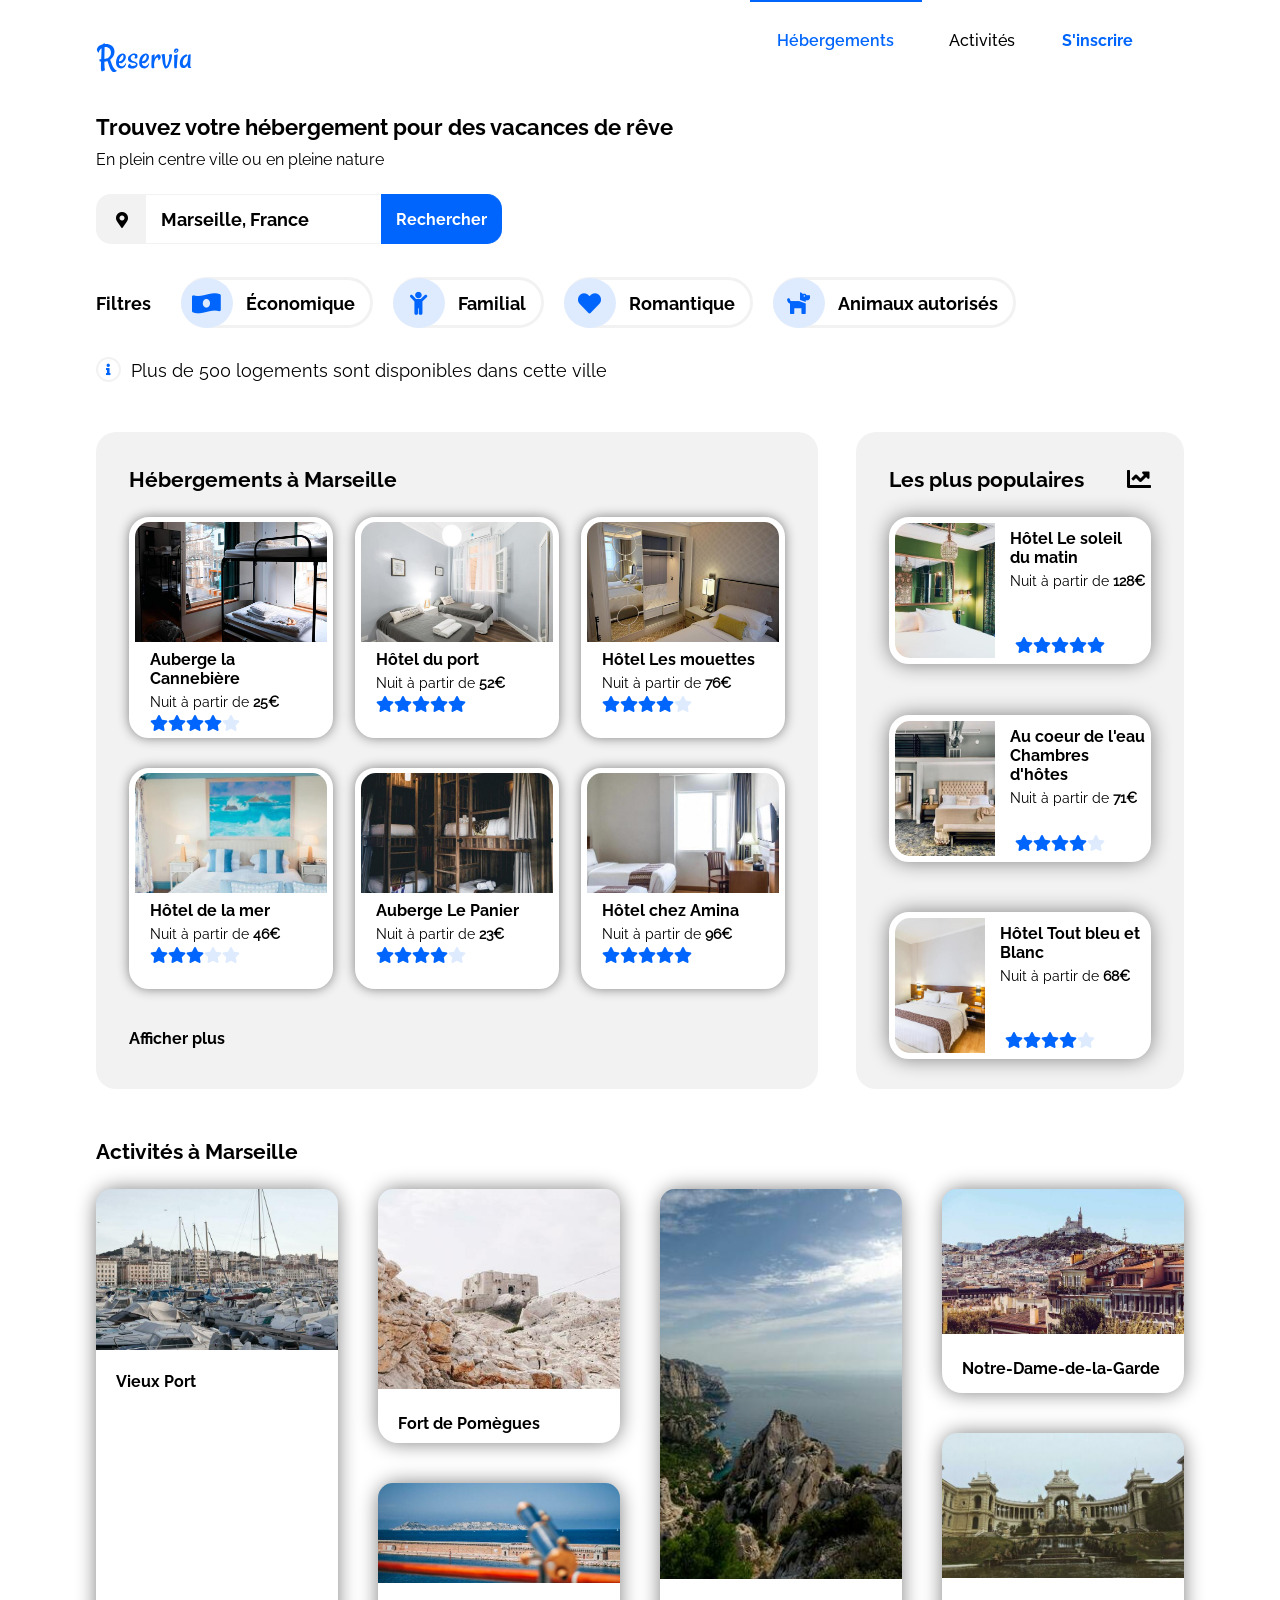
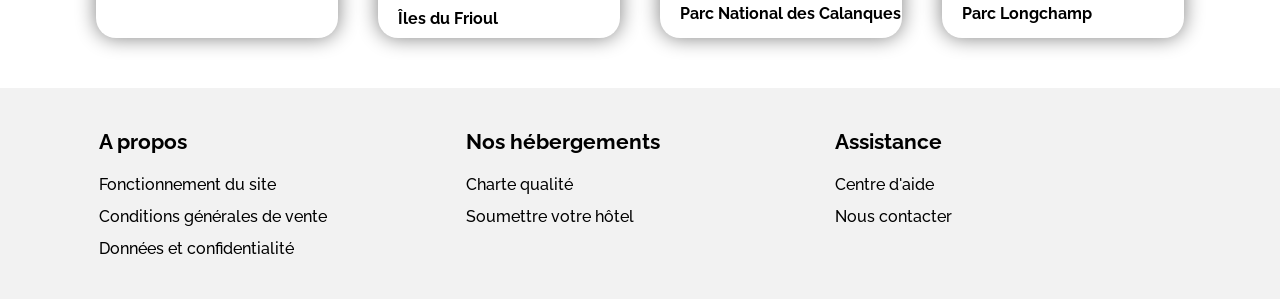
<file: index.html>
<!DOCTYPE html>
<html lang=fr>
<head>
    <meta charset="UTF-8" />
    <meta name="viewport" content="width=device-width, initial-scale=1.0" />
    <link rel="stylesheet" href="style.css" />
    <link rel="stylesheet" href="icones/css/all.css" />
    <link rel="icon" href="icones/favicon.png" />
    <title>Vos vacances de rêve sur Reservia</title>
    <meta name="description" content="Réservez vos vacances sur Reservia et profitez des meilleures conditions pour des vacances de rêves." />
    <meta property="og:title" content="Réservez vos vacances"/>
    <meta property="og:type" content="website"/>
    <meta property="og:description" content="Réservez vos vacances sur Reservia et profitez des meilleures conditions pour des vacances de rêves."/>
</head>

<body>


<!-- HEADER -->
    <header>
<!-- LOGO + BOUTON INSCRIPTION MOBILE -->        
        <div class="logo_inscription">   
            <a href="#"><img src="images/logo/Reservia.svg" alt="logo réservia" /></a>
            <p class="inscription_mobile"><a class="no_style" href="#">S'inscrire</a></p>
        </div>
<!-- MENU DE NAVIGATION -->
        <nav>                            
            <ul class="menu">
                <li class="bouton_actif"><a class="no_style" href="#hebergements">Hébergements</a></li>
                <li class="bouton_inactif"><a class="no_style" href="#activites">Activités</a></li>
                <li class="inscription"><a class="no_style" href="#">S'inscrire</a></li>
            </ul>
        </nav>
    </header>

    
<!-- SECTION RECHERCHE -->
    <section id="recherche">
<!-- TITRES -->
        <h1 class="titre">Trouvez votre hébergement pour des vacances de rêve</h1>
        <h2 class="motto">En plein centre ville ou en pleine nature</h2>
<!-- BARRE DE RECHERCHE -->
        <section class="barre_recherche">
<!-- ICONE GPS --> 
            <div class="GPS"><i class="fas fa-map-marker-alt icone_gps"></i></div> 
<!-- FORMULAIRE DE RECHERCHE -->
            <form method="post" action="#">                                                           
                <p class="champ_recherche">
                    <input type="search" name="location" id="location" value="Marseille, France" />
                    <button type="submit" class="bouton_recherche_desktop">Rechercher</button>
                    <button type="submit" class="bouton_recherche_mobile"> <i class="fas fa-search bouton"></i> </button>                                            
                </p>
            </form>  
        </section>


<!-- FILTRES -->
        <section class="container_filtres">
            <h3 class="fil">Filtres</h3>
<!-- BLOC DES BOUTONS FILTRES -->
            <a href="#" class="no_style spe_filtres"><div class="filtres"> <!-- ECO -->
                <div class="rond"><i class="fas fa-money-bill-wave-alt posun filcont"></i></div>
                <p class="texte_filtre">Économique</p>
            </div></a>

            <a href="#" class="no_style spe_filtres"><div class="filtres"> <!-- FAMILY -->
                <div class="rond"><i class="fas fa-child posdeux filcont"></i></div>
                <p class="texte_filtre">Familial</p>
            </div></a> 

            <a href="#" class="no_style spe_filtres"><div class="filtres"> <!-- ROMANTIQUE -->
                <div class="rond"><i class="fas fa-heart postrois filcont"></i></div>
                <p class="texte_filtre">Romantique</p>
            </div></a>

            <a href="#" class="no_style"><div class="filtres"> <!-- PETS -->
               <div class="rond"><i class="fas fa-dog pos filcont"></i></div>
                <p class="texte_filtre pets">Animaux autorisés</p>
            </div></a>
        </section>

        <section class="bloc_resultat">     
        <div class="cercle"><i class="fas fa-info loupe"></i></div>
        <h5>Plus de 500 logements sont disponibles dans cette ville</h5></section>  
    </section>

<!-- CORPS DU SITE -->
    <section id="bloc1">
<!-- SECTION HEBERGEMENTS-->
    <section id="hebergements">
        <h2 class="titre_heberg">Hébergements à Marseille</h2>
<!-- GRILLE RESULTATS -->
        <div class="container_grid">
            <article class="fiche_vert ranghaut A"><a href="#" class="no_style"><p><img src="images/hebergements/4_small/marcus-loke-WQJvWU_HZFo-unsplash.jpg" class="image_vert" alt="Auberge la Cannebière" /><h4 class="nom_hotel">Auberge la Cannebière</h4> <p class="prix">Nuit à partir de <strong>25€</strong></p><div class="rating"><i class="fas fa-star blue_star"></i><i class="fas fa-star blue_star"></i><i class="fas fa-star blue_star"></i><i class="fas fa-star blue_star"></i><i class="fas fa-star grey_star"></i></div></a></article>
            <article class="fiche_vert ranghaut B"><a href="#" class="no_style"><p><img src="images/hebergements/4_small/fred-kleber-gTbaxaVLvsg-unsplash.jpg" class="image_vert" alt="Hôtel du port" /><h4 class="nom_hotel">Hôtel du port</h4> <p class="prix">Nuit à partir de <strong>52€</strong></p><div class="rating"><i class="fas fa-star blue_star"></i><i class="fas fa-star blue_star"></i><i class="fas fa-star blue_star"></i><i class="fas fa-star blue_star"></i><i class="fas fa-star blue_star"></i></div></a></article>
            <article class="fiche_vert ranghaut C"><a href="#" class="no_style"><p><img src="images/hebergements/4_small/reisetopia-B8WIgxA_PFU-unsplash.jpg" class="image_vert" alt="Hôtel les mouettes" /><h4 class="nom_hotel">Hôtel Les mouettes</h4> <p class="prix">Nuit à partir de <strong>76€</strong></p><div class="rating"><i class="fas fa-star blue_star"></i><i class="fas fa-star blue_star"></i><i class="fas fa-star blue_star"></i><i class="fas fa-star blue_star"></i><i class="fas fa-star grey_star"></i></div></a></article>
            <article class="fiche_vert rangbas A"><a href="#" class="no_style"><p><img src="images/hebergements/4_small/annie-spratt-Eg1qcIitAuA-unsplash.jpg" class="image_vert" alt="Hôtel de la mer" /><h4 class="nom_hotel">Hôtel de la mer</h4> <p class="prix">Nuit à partir de <strong>46€</strong></p><div class="rating"><i class="fas fa-star blue_star"></i><i class="fas fa-star blue_star"></i><i class="fas fa-star blue_star"></i><i class="fas fa-star grey_star"></i><i class="fas fa-star grey_star"></i></div></a></article>
            <article class="fiche_vert rangbas B"><a href="#" class="no_style"><p><img src="images/hebergements/4_small/nicate-lee-kT-ZyaiwBe0-unsplash.jpg" class="image_vert" alt="Auberge le Panier" /><h4 class="nom_hotel">Auberge Le Panier</h4> <p class="prix">Nuit à partir de <strong>23€</strong></p><div class="rating"><i class="fas fa-star blue_star"></i><i class="fas fa-star blue_star"></i><i class="fas fa-star blue_star"></i><i class="fas fa-star blue_star"></i><i class="fas fa-star grey_star"></i></div></a></article>
            <article class="fiche_vert rangbas C"><a href="#" class="no_style"><p><img src="images/hebergements/4_small/febrian-zakaria-M6S1WvfW68A-unsplash.jpg" class="image_vert" alt="Hôtel chez Amina" /><h4 class="nom_hotel">Hôtel chez Amina</h4> <p class="prix">Nuit à partir de <strong>96€</strong></p><div class="rating"><i class="fas fa-star blue_star"></i><i class="fas fa-star blue_star"></i><i class="fas fa-star blue_star"></i><i class="fas fa-star blue_star"></i><i class="fas fa-star blue_star"></i></div></a></article>
        </div>
        <p class="CTA"><a class="no_style" href="#">Afficher plus</a></p>
    </section>
    
<!-- LES PLUS POPULAIRES -->
    <aside>
        <div class="display_pop"><h2>Les plus populaires</h2>
        <i class="fas fa-chart-line chart"></i></div>
<!-- GRILLE POPULAIRES -->
        <div class="container_hori">
            <a href="#" class="no_style"><article class="fiche_hori"><img src="images/hebergements/4_small/emile-guillemot-Bj_rcSC5XfE-unsplash.jpg" class="image_hori" alt="Hôtel le soleil du matin" /><div class="texte_hori"><div><h4 class="nom_hotel pop">Hôtel Le soleil du matin</h4> <p class="prix pop">Nuit à partir de <strong>128€</strong></p></div><div class="rating_hori"><i class="fas fa-star blue_star"></i><i class="fas fa-star blue_star"></i><i class="fas fa-star blue_star"></i><i class="fas fa-star blue_star"></i><i class="fas fa-star blue_star"></i></div></div></article></a>
            <a href="#" class="no_style"><article class="fiche_hori"><img src="images/hebergements/4_small/aw-creative-VGs8z60yT2c-unsplash.jpg" class="image_hori" alt="Au coeur de l'eau" /><div class="texte_hori"><div><h4 class="nom_hotel pop">Au coeur de l'eau Chambres d'hôtes</h4> <p class="prix pop">Nuit à partir de <strong>71€</strong></p></div><div class="rating_hori"><i class="fas fa-star blue_star"></i><i class="fas fa-star blue_star"></i><i class="fas fa-star blue_star"></i><i class="fas fa-star blue_star"></i><i class="fas fa-star grey_star"></i></div></div></article></a>
            <a href="#" class="no_style last"><article class="fiche_hori"><img src="images/hebergements/4_small/febrian-zakaria-sjvU0THccQA-unsplash.jpg" class="image_hori" alt="Hôtel tout bleu et blanc" /><div class="texte_hori"><div><h4 class="nom_hotel pop">Hôtel Tout bleu et Blanc</h4> <p class="prix pop">Nuit à partir de <strong>68€</strong></p></div><div class="rating_hori"><i class="fas fa-star blue_star"></i><i class="fas fa-star blue_star"></i><i class="fas fa-star blue_star"></i><i class="fas fa-star blue_star"></i><i class="fas fa-star grey_star"></i></div></div></article></a>
        </div>
    </aside>
    </section>
    
<!--SECTION ACTIVITES-->
    <section id="activites">
        <h2>Activités à Marseille</h2>
<!-- GRID ACTIVITES -->
        <div class="grid_activites">
        <a href="#" class="no_style fiche_acti port"><article class="fiche"><img src="images/activites/4_small/reno-laithienne-QUgJhdY5Fyk-unsplash.jpg" class="image_activites long" alt="Vieux Port" /><h4 class="texte_activites">Vieux Port</h4></article></a>
        <a href="#" class="no_style fiche_acti parc"><article><img src="images/activites/4_small/kilyan-sockalingum-NR8-cBCN3aI-unsplash.jpg" class="image_activites long" alt="Les calanques" /><h4 class="texte_activites">Parc National des Calanques</h4></article></a>
        <a href="#" class="no_style fiche_acti dame"><article><img src="images/activites/4_small/florian-wehde-xW9e8gdotxI-unsplash.jpg" class="image_activites demi" alt="Notre Dame de la Garde" /><h4 class="texte_activites">Notre-Dame-de-la-Garde</h4></article></a>
        <div class="colone_2">
            <a href="#" class="no_style fiche_acti fort"><article><img src="images/activites/4_small/paul-hermann-QFTrLdQIRhI-unsplash.jpg" class="image_activites grand" alt="Fort de Pomègues" /><h4 class="texte_activites">Fort de Pomègues</h4></article></a>
            <a href="#" class="no_style fiche_acti iles"><article><img src="images/activites/4_small/kevin-hikari-rV_Qd1l-VXg-unsplash.jpg" class="image_activites petit" alt="Îles du Frioul" /><h4 class="texte_activites frioul">Îles du Frioul</h4></article></a>
        </div>
        <a href="#" class="no_style fiche_acti longchamp"><article><img src="images/activites/4_small/lena-paulin-wH2-EJoDcV0-unsplash.jpg" class="image_activites demi" alt="Parc Longchamp" /><h4 class="texte_activites">Parc Longchamp</h4></article></a>
        </div>
    </section>

<!--FOOTER-->
    <footer>
<!-- COLONNE A PROPOS -->
        <div class="footer">
            <h3>A propos</h3>
            <ul class="menu_footer">
                <li class="choix_footer"><a class="no_style" href="#" >Fonctionnement du site</a></li>
                <li class="choix_footer"><a class="no_style" href="#" >Conditions générales de vente</a></li>
                <li class="choix_footer"><a class="no_style" href="#" >Données et confidentialité</a></li>
            </ul>
        </div>
<!-- COLONNE HEBERGEMENTS -->
        <div class="footer_B">
            <h3>Nos hébergements</h3>
            <ul class="menu_footer">
                <li class="choix_footer"><a class="no_style" href="#" >Charte qualité</a></li>
                <li class="choix_footer"><a class="no_style" href="#" >Soumettre votre hôtel</a></li>
            </ul>
        </div>
<!-- COLONNE CONTACT -->       
        <div class="footer_B">
            <h3>Assistance</h3>
            <ul class="menu_footer">
                <li class="choix_footer"><a class="no_style" href="#" >Centre d'aide</a></li>
                <li class="choix_footer"><a class="no_style" href="#" >Nous contacter</a></li>
            </ul>
        </div>
    </footer>
   
</body>
</html>
</file>
<file: style.css>
/* Déclaration police*/
@font-face 
    {
        font-family: Raleway_bold;
        src: url('font/Raleway-Bold.ttf');
    }

@font-face 
    {
        font-family: Raleway_light;
        src: url('font/Raleway-Medium.ttf');
    }

@font-face
    {
        font-family: Raleway;
        src: url('font/Raleway-Regular.ttf')
    }

@font-face
    {
        font-family: Raleway_medium;
        src: url('font/Raleway-SemiBold.ttf')
    }

@font-face
    {
        font-family: Raleway_large;
        src: url('font/Raleway-Bold.ttf')
    }



/* Règles générales de la page */

body
    {
        font-family: Raleway;
        margin: 0px;
    }

.no_style
    {
        text-decoration: none;
        color: inherit;
    }

.spe_filtres
    {
        margin-right: 20px;
    }

h2
    {
        font-family: raleway_bold;
        font-size: 1.3em;
        margin-top:30px;
        margin-bottom: 25px;
    }

h3 
    {
        font-family: raleway_bold;
        font-weight: bolder;
        font-size:1.3em;
        margin-top: 16px;
    }


/* Mise en page du header */

header
    {
        margin-right: 7.5%;
        margin-left: 7.5%;
        display: flex;
        flex-wrap:wrap;
    }

    /* LOGO + INSCRIPTION */
    .logo_inscription
    {
        display: flex;
        margin-top: 35px;
    }
    /* NAVIGATION */
    nav 
    {
        position: absolute;
        right: 20%;
    }

    .menu    
    {
        height: 56px;
        list-style-type: none;
        display: flex;  
        padding-left: 0px;
        padding-right: 0px;
        margin-top: 0px;
    }

    .bouton_actif, .bouton_inactif
    {
        padding-top: 29px;
        text-align: center;
        padding-left: 10%;
        padding-right: 10%;
    
    }

    .bouton_actif
    {
        color: #0065FC;
        border-top: solid 2px #0065FC;
        font-size: 0.98em;
        font-family: raleway_medium;
    }

    .bouton_inactif
    {
        border-top: solid 2px white;
        font-size: 0.98em;
        font-family: raleway_light;
    }

    .inscription
    {
        color: #0065FC;
        padding-top: 29px;
        border-top: solid 2px white;
        padding-left: 7%;
        padding-right: 20px;
        font-family: raleway_bold;
    }

    .inscription_mobile
    {
        display: none;
    }



/* Mise en page de la section recherche*/

#recherche
    {
        margin-top: 30px;
        margin-right: 7.5%;
        margin-left: 7.5%;
        margin-bottom: 25px;

    }

    /* TITRE + MOTTO */
    h1
    {
        font-family: raleway_large;
        font-size: 1.37em;
    }
    .titre 
    {
        margin-bottom: 10px;
    }
    .motto
    {
        font-family: raleway;
        font-size: 1em;
        margin-top: 0px; 
        margin-bottom: 10px;  
        font-weight: normal; 
    }

    /* BARRE DE RECHERCHE */
    .barre_recherche
    {
        display: flex;
        flex-wrap: nowrap;
        margin-top: 25px;
    }
    /* ICONE GPS */
    .GPS
    {
        background-color: #F2F2F2;
        width: 50px;
        height: 50px;
        border-top-left-radius: 30%;
        border-bottom-left-radius: 30%;
    }

    .icone_gps
    {
        position: relative; top:33%; left:40%;
    }

    /* FORMULAIRE DE RECHERCHE */
    .champ_recherche
    {
        position:relative;
        bottom: 16px;
    }
    #location
    {
        height: 50px;
        border-left: none;
        border-right: none;
        border-top: 1px solid #F2F2F2;
        border-bottom: 1px solid #F2F2F2;
        font-family: raleway_bold;
        font-size:1.1em;
        padding-left:15px;
    }
    /* Bouton de recherche */
    .bouton_recherche_desktop
    {
        height:50px;
        position: relative;
        bottom: 1px;
        background-color: rgb(0, 101,252);
        color: white;
        font-family: raleway_large;
        font-size:1em;
        border:none;
        border-top-right-radius: 15px;
        border-bottom-right-radius: 15px;
        border-top: 1px solid #0065FC;
        border-bottom: 1px solid #0065FC;
        position: relative;
        right: 3px;
        padding-left: 15px;
        padding-right: 15px;
        cursor: pointer;
    }
    .bouton_recherche_mobile
    {
        display: none;
    }
    .bouton_mobile 
    {
        display:none;
    }

    .bouton 
    {
        color: white; font-size: 1.7em;
    }

    /* FILTRES */
    .container_filtres
    {
        margin-bottom: 15px;
        display: flex;
        flex-wrap: wrap;
        justify-content: flex-start;
        width: 100%;
    }
    .fil 
    {
        font-size:1.1em;
        margin-right: 30px;
    }
    .filtres 
    {
        border: solid 3px #F2F2F2;
        border-radius: 40px;
        display: flex;
        height: 45px;
    }
    .filtres:hover 
    {
       background-color: #0065FC;
       color: white;
    }
    .rond
    {
        width: 44px;
        height: 44px;
        border-radius: 50%;
        display: inline-block;
        background-color: #deebff;
        padding: 3px;
        position: relative;
        bottom: 2px;
        right:3px;
        padding-right: 5px;
        font-size: 23px;
    }
    .texte_filtre
    {
        font-family: raleway_bold;
        font-size:1.1em;
        padding:10px;
        padding-right: 15px;
        position: relative;
        bottom: 15px;
    }

    .pets 
    {
        flex-wrap: nowrap;
    }

    .pos 
    {
        top: 18%; left: 22%;
    }

    .posun
    {
        top: 20%; left: 18%;
    }

    .posdeux
    {
        top: 20%; left: 32%;
    }

    .postrois 
    {
        top: 20%; left: 24%;
    }

    .filcont
    {
        color: #0065FC; position:relative;
    }

    /* RESULTATS */
    .bloc_resultat
    {
        display: flex;
        margin-top: 25px;
    }
    .cercle
    {
        width: 21px;
        height: 21px;
        border-radius: 50%;
        border: 2px solid #F2F2F2;
        display: inline-block;
    }
    h5
    {
        position: relative;
        bottom: 26px;
        padding-left: 10px;
        width: 75%;
        font-weight: initial;
        font-size: 1.1em;
        margin-bottom: 0px;
    }

    .loupe
    {
        color:#0065FC; font-size: 12px; margin-left: 8px; margin-bottom: 1px;
    }

/* CORPS DU SITE */
#bloc1
    {
        display: flex;
        margin-top: 0px;  
        margin-right: 7.5%;
        margin-left: 7.5%;      
        margin-bottom: 50px;
        justify-content: space-between;
    }

/* SECTION HEBERGEMENT */
#hebergements
    {
        background-color: #F2F2F2;
        flex: 2.5;
        margin-right: 3.5%;
        padding-left: 3%;
        padding-right: 3%;
        padding-top: 5px;
        padding-bottom: 25px;
        border-radius: 20px;
    }
    /* GRILLE RESULTATS */
    .container_grid
    {
        display: grid;
        grid-template-columns: 1fr 1fr 1fr;
        grid-template-rows: 1fr 1fr;
        justify-content: space-between;
        align-content: space-between;
        justify-items: center;
        align-content: center;
    }
    .fiche_vert
    {
        background-color: white;
        width: 88%;
        border-radius: 20px;
        border: solid 2px white;
        padding-right: 4px;
        padding-left:4px;
        padding-top: 0px;
        box-shadow: 0px 0px 12px gray;
        display: flex;
        flex-direction: column;
    }
    .A  
    {
        justify-self: start;
    }
    .C  
    {
        justify-self: end;
    }
    .ranghaut
    {
        margin-bottom: 15px;
    }
    .rangbas
    {
        margin-top: 15px;
    }
    .image_vert
    {
        width: 100%;
        height: 120px;
        margin-top:0px;
        border-top-left-radius: 15px;
        border-top-right-radius: 15px;
        position: relative;
        bottom: 13px;
        margin-bottom:-25px;
        object-fit: cover;
    }
    .last 
    {
        margin-bottom: 20px;
    }
    .nom_hotel
    {
        font-family: raleway_large;
        margin-top: 0px;
        padding-bottom: 0px;
        margin-bottom:5px;
        padding-bottom:0px;
        padding-left: 15px;
    }
    .prix
    {
        margin-top: 0px;
        padding-top: 0px;
        font-size: 0.9em;
        margin-bottom:5px;
        padding-bottom:0px;
        padding-left: 15px;
    }
    .rating
    {
        display: flex;
        padding-left: 15px;
        justify-content: left;
        margin-bottom: 5px;
    }

    .blue_star
    {
        color: #0065FC
    }

    .grey_star
    {
        color: #deebff
    }
    .CTA 
    {
        margin-top: 40px;
        font-family: raleway_large;
    }

    /* LES PLUS POPULAIRES */
    aside 
    {
        background-color: #F2F2F2;
        flex: 1;
        padding-left: 3%;
        padding-right: 3%;
        padding-top: 5px;
        padding-bottom: 20px;
        border-radius: 20px;
    }
    .chart
    {
        font-size: 1.5em;
        padding-top: 30px;
    }
    .display_pop
    {
        display: flex;
        justify-content: space-between;
    }
    /* GRILLE POPULAIRE */
    .container_hori
    {
        display: flex;
        flex-direction: column;
        justify-content: space-between;
        width: 100%;
        height: 89%;
        margin-bottom: 20px;

    }
    .fiche_hori
    {
        background-color: white;
        border-radius: 20px;
        border: solid 2px white;
        padding-right: 4px;
        padding-left:4px;
        padding-top: 4px;
        padding-bottom: 4px;
        box-shadow: 0px 0px 20px gray;
        display: flex;
        flex-direction: row;
        min-width: 218px;
    }
    .image_hori
    {
        border-top-left-radius: 15px;
        border-bottom-left-radius: 15px;
        height: 135px;
        width:40%;
        margin-right: 10px;
        object-fit: cover;
    }
    .texte_hori
    {
        padding-top: 6px;
        display: flex;
        flex-direction: column;
        justify-content: space-between;
    }
    .rating_hori
    {
        display: flex;
        padding-left: 10px;
        justify-content: left;
        margin-bottom: 5px;
    }
    .pop 
    {
        padding-left: 5px;
        min-width: 123px;;
    }

/* SECTION ACTIVITES */
#activites
    {
        margin-left: 7.5%;
        margin-right: 7.5%;
        margin-bottom: 50px;
    }
    /* GRID ACTIVITES */
    .grid_activites
    {
    display: grid;
    grid-template-columns: 1fr 1fr 1fr 1fr;
    grid-template-rows: 1fr 1fr;
    justify-content: space-between;
    align-content: space-between;
    justify-items: center;
    align-content: center;
    gap: 40px;
    }
    .fiche_acti
    {
        width: 100%;
        border-radius: 20px;
        box-shadow: 0px 0px 20px gray ;
        background-color: white;
    }
    .colone_2
    {
        grid-column-start: 2;
        grid-row: 1 / 3;
        display: flex;
        flex-direction: column;
        width:100%;
        justify-content: space-between;
    }
    .port
    {
        grid-column-start: 1;
        grid-row: 1 / 3;
    }
  
    .parc 
    {
        grid-column-start: 3;
        grid-row: 1 / 3;
    }
    .dame 
    {
        grid-column-start: 4;
        grid-row: 1 / 2;
    }
  .fort 
  {
      margin-bottom: 40px;
  }
    .longchamp
    {
        grid-column-start: 4;
        grid-row: 2 / 3; 
    }
    .image_activites
    {
        width:100%;
        object-fit: cover;
        flex: 3;
        border-top-left-radius: 15px;
        border-top-right-radius: 15px;

    }
    .long 
    {
        height:390px;
    }
    .grand
    {
        height: 200px;
    }
    .petit
    {
        height: 100px;
    }
    .demi
    {
        height: 145px;
    }
    .frioul
    {
        padding-bottom:10px;
    }
    .texte_activites
    {
        padding-left: 20px;
        padding-bottom: 10px;
        margin-bottom: 0px;
        font-family: raleway_large;
        flex-shrink: 1;
    }
    .fiche
        {
            display: flex;
            flex-direction: column;
        }

/* Mise en page du footer*/
footer
    {
        width: 100%;
        margin: 0px;
        background-color: #F2F2F2;
        padding-top: 25px;
        font-family: raleway_light;
        font-size: 0.9em;
        font-size:medium;
        display: flex;
        padding-bottom: 25px;
    }

.footer 
    {
        width: 28.7%;
        margin-left: 7.7%;
    }
.footer_B
    {
        width: 28.8%;
    }
.menu_footer
    {
        padding-top: 1px;
        padding-left: 0px;
        list-style-type: none;
    }
.choix_footer
    {
        margin-bottom: 13px;
        color: black;
        text-decoration: none;
    }





/* Pour téléphones */
@media screen and (max-width:767px)
    {
        

body 
        {
            margin: 0px;
        }
/* Header mobile */
header
        {
            margin-left:0px;
            margin-right: 0px;
            display: flex;
            flex-direction: column;
            flex-wrap: wrap;
        }
    /* Logo + Inscription */
    .logo_inscription
        {
            justify-content: space-between;
            padding-left: 15px;
            padding-right: 15px;
            margin-left: 7.5%;
            margin-right: 7.5%;
        }
    .inscription_mobile
        {
            display: inline-block;
            color: #0065FC;
            font-family: raleway_bold;
            text-align: end;
        }
    .inscription
        {
            display: none;
        }
    /* NAVIGATION */
    nav
        {
            width: 100%;
            margin-left: 0px;
            position: initial;
        }
    .menu    
    {
        height: 56px;
        list-style-type: none;
        display: flex; 
    }
    .bouton_actif, .bouton_inactif
    {
        padding-top: 29px;
        text-align: center;
        padding-left: 7%;
        padding-right: 7%;
        width: 50%;
    }
    .bouton_actif
    {
        border-top:none;
        border-bottom: solid 2px #0065FC;
    }
    .bouton_inactif
    {
        border-top: none;
        border-bottom: solid 2px #F2F2F2;
    }

/* Section recherche mobile */
    /* ICON GPS*/
    .GPS
    {
        background-color: #F2F2F2;
        width: 60px;
        height: 60px;
        border-top-left-radius: 30%;
        border-bottom-left-radius: 30%;
    }
    /* BARRE DE RECHERCHE */
    #location
    {
        height: 60px;
        border-left: none;
        border-right: none;
        border-top: 1px solid #F2F2F2;
        border-bottom: 1px solid #F2F2F2;
        font-family: raleway_bold;
        font-size:1.1em;
        padding-left:15px;
        padding-right: 25px;
        position: relative;
        bottom: 2px;
        z-index: 1;
    }
    form
    {height: 62px;}
    .champ_recherche
        {
            margin: 0px;
            position: initial;
        }
    /* BOUTON DE RECHERCHE */
    .bouton_recherche_mobile
    {
        height:60px;
        width:60px;
        background-color: rgb(0, 101,252);
        border:none;
        border-radius: 15px;
        border-top: 1px solid #0065FC;
        border-bottom: 1px solid #0065FC;
        position: relative;
        right: 12px;
        padding-left: 15px;
        padding-right: 15px;
        display: initial;
        z-index:3;
        cursor: pointer;
    }
    
     .bouton_recherche_desktop
    {
        display: none;
    }

    /* FILTRES */
    .container_filtres
    {
        margin-bottom: 25px;
        display: flex;
        flex-wrap: wrap;
        justify-content: flex-start;
        width: 100%;
    }
    .fil    
    {
        width: 100%;
    }
    .filtres
    {
        margin-top: 8px;
        margin-bottom: 8px;
        margin-right: 15px;
    }

/* CORPS DU SITE */
#bloc1
    {
        display: flex;
        width: 100%;
        flex-direction: column-reverse;
        margin-top: 0px;        
        margin-left: 0px;
        margin-right: 0px;
        padding-left: 0px;
        margin-bottom: 41px;

    }

    /* POPULAIRES */
    aside
    {
        width: auto;
        background-color: #F2F2F2;
        border-radius: 0px;
        padding-left: 7.5%;
        padding-right: 7.5%;
        margin-left: 0px;
        margin-right: 0px;
        margin-bottom: 41px;
    }
    .display_pop
    {
        display: flex;
        margin-top: 10px;
        margin-bottom: 10px;
    }
    /* GRILLE POPULAIRE */
    .container_hori
    {
        display: flex;
        flex-direction: column;
        justify-content: space-between;
        width: auto;
        height: 89%;
        
    }
    .fiche_hori
    {
        background-color: white;

        width: auto;
        border-radius: 20px;
        border: solid 2px white;
        padding-right: 0px;
        padding-left:4px;
        padding-top: 4px;
        padding-bottom: 4px;
        margin-bottom: 20px;
        box-shadow: 0px 0px 20px gray;
        display: flex;
        flex-direction: row;
    }
    .image_hori
    {
        border-top-left-radius: 15px;
        border-bottom-left-radius: 15px;
        height: 150px;
        width: 40%;
        margin-right: 10px;

    }
    .texte_hori
    {
        padding-top: 6px;
        display: flex;
        flex-direction: column;
        justify-content: space-between;
    }
    .rating_hori
    {
        display: flex;
        padding-left: 10px;
        justify-content: left;
        margin-bottom: 5px;
    }
    .pop 
    {
        padding-left: 5px;
        min-width: 123px;;
    }
/* Hebergement */
#hebergements
    {
        background-color: white;
        flex: 2.5;
        margin-right: 0px;
        padding-left: 0%;
        padding-right: 0%;
        padding-top: 5px;
        padding-bottom: 5px;
        border-radius: 20px;
    }
    .titre_heberg, .CTA
    {
        padding-left: 7.5%;
    }
    .container_grid
    {
        display: flex;
        flex-direction: column;
        justify-content: space-between;
        align-content: space-between;
        justify-items: center;
        align-content: center;
        padding-left: 7.5%;
        padding-right: 7.5%;
    }
    .fiche_vert
    {
        background-color: white;
        width: initial;
        border-radius: 20px;
        border: solid 2px white;
        padding-right: 4px;
        padding-left:4px;
        padding-top: 0px;
        box-shadow: 0px 0px 12px gray;
        display: flex;
        flex-direction: column;
        height: 250px;
        margin-bottom: 25px;
    }

    .rangbas
    {
        margin-top: 0px;
    }
    .image_vert
    {
        height: 170px;
    }

    .CTA
    {
        margin-top: 0px;
    }
/* ACTIVITES MOBILES */
#activites
    {
        margin-left: 7.5%;
        margin-right: 7.5%;
    }
    /* GRID ACTIVITES */
    .grid_activites
    {
    display: flex;
    flex-direction: column;
    }
    .fiche_acti
    {
        border-radius: 20px;
        box-shadow: 0px 0px 20px gray ;
        background-color: white;
        margin-bottom: 40px;
    }
    .image_activites
    {
        margin: 0px;
        padding: 0px;
        border-top-left-radius: 15px;
        border-top-right-radius: 15px;
        width: 100%;
        height: 300px;
    }
    .texte_activites
    {
        padding-left: 20px;
        margin-bottom: 0px;
        font-family: raleway_large;
    }
    .long 
    {
        height: 300px;
    }
    .grand
    {
        height: 300px;
    }
    .petit
    {
        height: 300px;
    }
    .demi
    {
        height: 300px;
    }

    .fort 
    {
        margin-bottom: 40px;
    }

/* Footer mobile*/
footer
    {

        width: 100%;
        margin: 0px;
        background-color: #F2F2F2;
        padding-top: 25px;
        font-family: raleway_light;
        font-size: 0.9em;
        font-size:medium;
        display: flex;
        flex-direction: column;
    }

h3 
    {
        font-family: raleway_bold;
        font-weight: bolder;
        font-size:1.3em;
        
    }
.footer 
    {
        width: 75%;
        margin-left: 10%;
    }

.footer_B
    {
        width: 75%;
        margin-left: 10%;

    }

.menu_footer
    {
        padding-top: 1px;
        padding-left: 0px;
        list-style-type: none;
    }

.choix_footer
    {
        margin-bottom: 13px;
        color: black;
        text-decoration: none;
    }


    }


/* Pour tablette */
@media screen and (max-width:1024px) and (min-width: 768px)
{
    /* Header mobile */
    body 
    { margin-left:0px;
        margin-right: 0px;
        margin: 0px;
    }
h2
{
    margin-top:25px;
}

header
{
    display: flex;
    flex-direction: column;
    flex-wrap: wrap;
    margin-left:0px;
    margin-right: 0px;
}
/* Logo + Inscription */
.logo_inscription
{
    justify-content: space-between;
    padding-left: 15px;
    padding-right: 15px;
    margin-left: 7.5%;
    margin-right: 7.5%;
}
.inscription_mobile
{
    display: inline-block;
    color: #0065FC;
    font-family: raleway_bold;
    text-align: end;
}
.inscription
{
    display: none;
}
/* NAVIGATION */
nav
{
    width: 100%;
    margin-left: 0px;
    position: initial;
}
.menu    
{
height: 56px;
list-style-type: none;
display: flex; 
margin-top: 0px;
}
.bouton_actif, .bouton_inactif
{
padding-top: 29px;
text-align: center;
padding-left: 7%;
padding-right: 7%;
width: 50%;
}
.bouton_actif
{
border-top:none;
border-bottom: solid 2px #0065FC;
}
.bouton_inactif
{
border-top: none;
border-bottom: solid 2px #F2F2F2;
}

.motto
{
 
    margin-bottom: 10px;  
}

#recherche
{
    margin-bottom: 10px;
}

.last
{
    margin-bottom: 0px;
}
/* CORPS DU SITE */
#bloc1
    {
        display: flex;
        width: 100%;
        flex-direction: column-reverse;
        margin-top: 0px;        
        margin-left: 0px;
        margin-right: 0px;
        padding-left: 0px;
    }

    /* POPULAIRES */
    aside
    {
        width: auto;
        background-color: #F2F2F2;
        border-radius: 0px;
        padding-left: 7.5%;
        padding-right: 7.5%;
        margin-left: 0px;
    }
    .display_pop
    {
        display: flex;
    }
    /* GRILLE POPULAIRE */
    .container_hori
    {
        display: grid;
        grid-template-columns: 1fr 1fr 1fr;
        justify-content: space-between;
        align-content: space-between;
        justify-items: center;
        align-content: center;
        gap: 40px;
        
    }
    .fiche_hori
    {
        background-color: white;
        border-radius: 20px;
        border: solid 2px #FFFF;
        padding-right: 0px;
        padding-left:4px;
        padding-top: 4px;
        padding-bottom: 4px;
        margin-bottom: 0px;
        box-shadow: 0px 0px 20px gray;
        display: flex;
        flex-direction: row;
        min-width: 0px;
    }
    .image_hori
    {
        border-top-left-radius: 15px;
        border-bottom-left-radius: 15px;
        height: 150px;
        width: 40%;
        margin-right: 0px;
    }
    .texte_hori
    {
        padding-top: 10px;
        padding-right: 20px;
        font-size: 1em;
        min-width: 0px;

    }
    .rating_hori
    {
        display: flex;
        padding-left: 15px;
        justify-content: left;
        margin-bottom: 5px;
        margin-top: 0px;
    }
    .pop
    {
        min-width: 0px;
    }

    #hebergements
    {
        background-color: white;
        flex: 1;
        margin-right: 0px;
        padding-left: 7.5%;
        padding-right: 7.5%;
        padding-top: 5px;
        padding-bottom: 5px;
        border-radius: 0px;
    }
    /* GRILLE RESULTATS */
    .container_grid
    {
        display: grid;
        grid-template-columns: 1fr 1fr 1fr;
        grid-template-rows: 1fr 1fr;
        justify-content: space-between;
        align-content: space-between;
        justify-items: center;
        align-content: center;
    }
    .container_hori
    {
        gap:25px;
    }
    .fiche_vert
    {
        background-color: white;
        width: 88%;
        border-radius: 20px;
        border: solid 2px #FFFF;
        padding-right: 4px;
        padding-left:4px;
        padding-top: 0px;
        box-shadow: 0px 0px 12px gray;
        display: flex;
        flex-direction: column;
    }
    .A  
    {
        justify-self: start;
    }
    .C  
    {
        justify-self: end;
    }
    .ranghaut
    {
        margin-bottom: 15px;
    }
    .rangbas
    {
        margin-top: 15px;
    }
    .image_vert
    {
        width: 100%;
        height: 120px;
        margin-top:0px;
        border-top-left-radius: 15px;
        border-top-right-radius: 15px;
        position: relative;
        bottom: 13px;
        margin-bottom:-25px;
        object-fit: cover;
    }
    .nom_hotel
    {
        font-family: raleway_large;
        margin-top: 0px;
        padding-bottom: 0px;
        margin-bottom:5px;
        padding-bottom:0px;
        padding-left: 15px;
    }
    .prix
    {
        margin-top: 0px;
        padding-top: 0px;
        font-size: 0.9em;
        margin-bottom:5px;
        padding-bottom:0px;
        padding-left: 15px;
    }
    .rating
    {
        display: flex;
        padding-left: 15px;
        justify-content: left;
        margin-bottom: 5px;
    }
    .CTA 
    {
        margin-top: 40px;
        font-family: raleway_large;
    }

    /* Footer mobile*/
footer
{

    width: 100%;
    margin: 0px;
    background-color: #F2F2F2;
    padding-top: 25px;
    font-family: raleway_light;
    font-size: 0.9em;
    font-size:medium;
    display: flex;
    flex-direction: column;
}

h3 
{
    font-family: raleway_bold;
    font-weight: bolder;
    font-size:1.3em;
}
.footer 
{
    width: 75%;
    margin-left: 10%;
}

.footer_B
{
    width: 75%;
    margin-left: 10%;
}

.menu_footer
{
    padding-top: 1px;
    padding-left: 0px;
    list-style-type: none;
}

.choix_footer
{
    margin-bottom: 13px;
    color: black;
    text-decoration: none;
}

}






@media screen and (max-width:481px)
{
    .GPS
    {
        background-color: #F2F2F2;
        width: 30px;
        height: 40px;
        border-top-left-radius: 30%;
        border-bottom-left-radius: 30%;
        padding-left: 0px;
    }
    .icone_gps
    {
        position: initial;
        padding-top: 12px;
        padding-left: 9px;
    }
    /* BARRE DE RECHERCHE */
    #location
    {
        height: 40px;
        width: 115px;
        border-left: none;
        border-right: none;
        border-top: 1px solid #F2F2F2;
        border-bottom: 1px solid #F2F2F2;
        font-family: raleway_bold;
        font-size:0.7em;
        padding-left:5px;
        padding-right: 5px;
        position: relative;
        bottom: 4px;
        z-index: 1;
    }

    .bouton_recherche_mobile
    {
        width:30px;
        height: 40px;
        border-top-left-radius: 0px;
        border-bottom-left-radius: 0px;
        padding-left: 3px;
    }
    form
    {height: 62px;}

    .champ_recherche
        {
            width: 150px;
        }
    /* BOUTON DE RECHERCHE */
   
     .bouton_recherche_desktop
    {
        display: none;
    }

    h1
    {
        font-size: 1.1em;
    }

}
</file>
